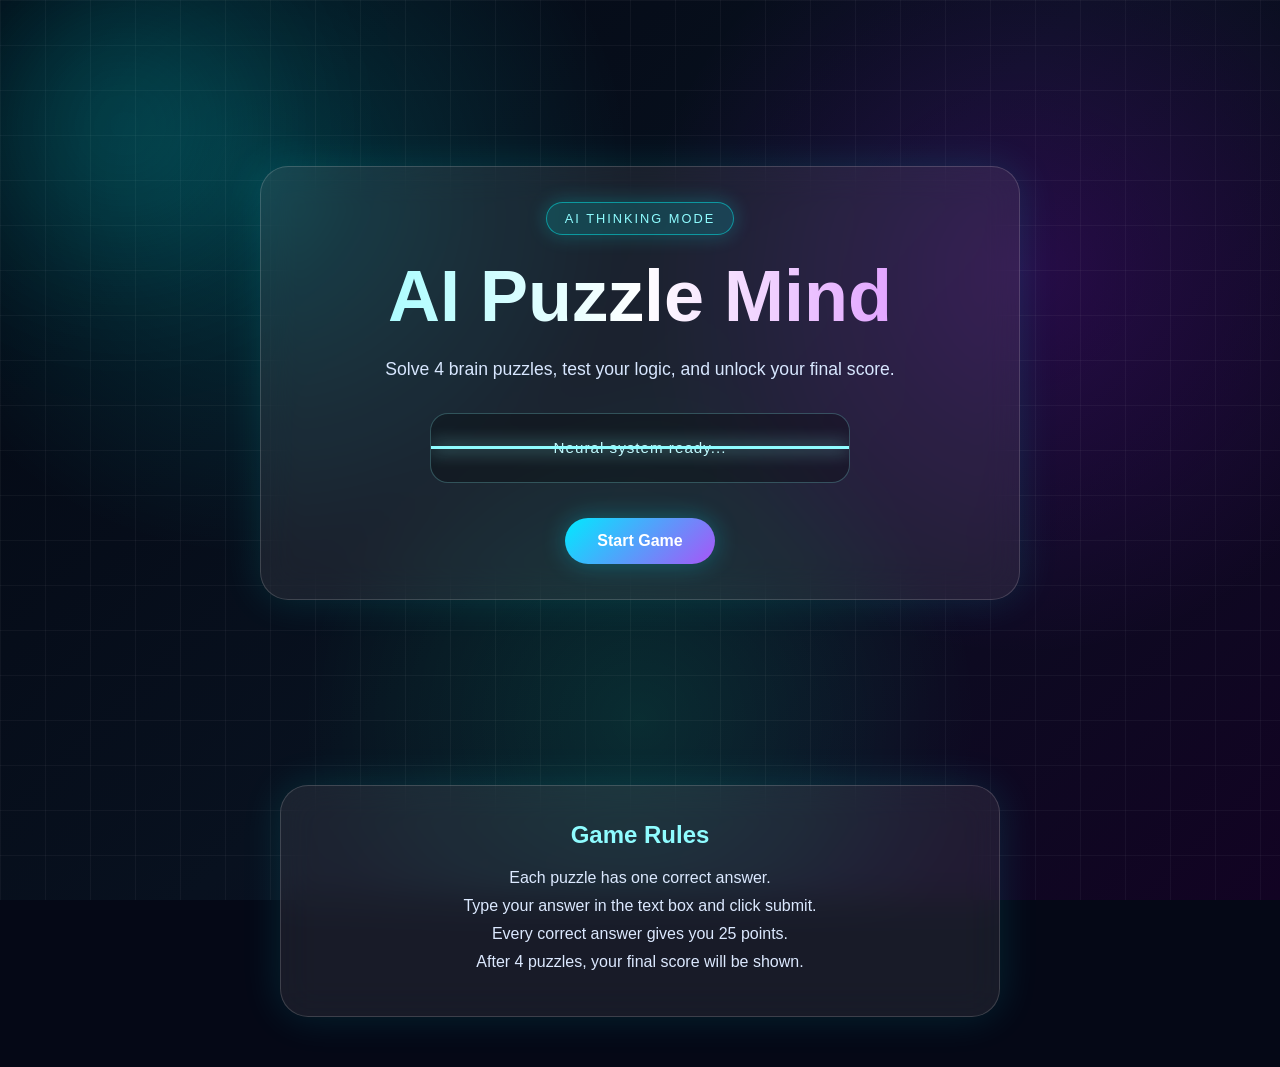
<file: index.html>
<!DOCTYPE html>
<html lang="en">
<head>
  <meta charset="UTF-8" />
  <meta name="viewport" content="width=device-width, initial-scale=1.0" />
  <title>AI Puzzle Mind</title>
  <link rel="stylesheet" href="style.css" />
</head>
<body>

  <div class="ai-bg"></div>

  <header class="hero">
    <div class="glass-card">
      <div class="ai-chip">AI THINKING MODE</div>
      <h1>AI Puzzle Mind</h1>
      <p class="subtitle">
        Solve 4 brain puzzles, test your logic, and unlock your final score.
      </p>

      <div class="scanner-box">
        <span></span>
        <p>Neural system ready...</p>
      </div>

      <a href="puzzle1.html" class="main-btn" onclick="resetGame()">Start Game</a>
    </div>
  </header>

  <section class="info-section">
    <div class="info-card">
      <h2>Game Rules</h2>
      <p>Each puzzle has one correct answer.</p>
      <p>Type your answer in the text box and click submit.</p>
      <p>Every correct answer gives you 25 points.</p>
      <p>After 4 puzzles, your final score will be shown.</p>
    </div>
  </section>

  <script src="script.js"></script>
</body>
        </html>
</file>
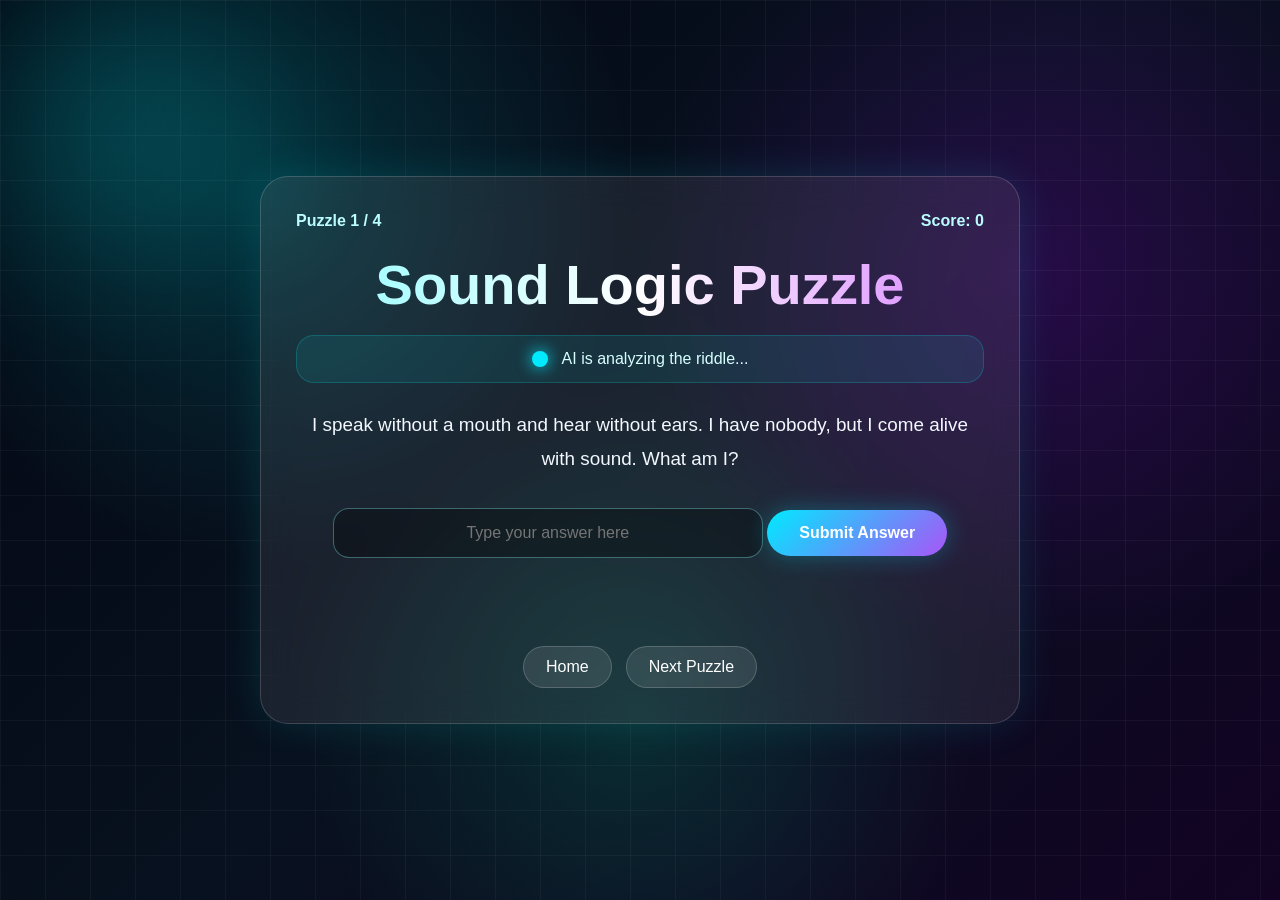
<file: puzzle1.html>
<!DOCTYPE html>
<html lang="en">
<head>
  <meta charset="UTF-8" />
  <meta name="viewport" content="width=device-width, initial-scale=1.0" />
  <title>Puzzle 1</title>
  <link rel="stylesheet" href="style.css" />
</head>
<body>

  <div class="ai-bg"></div>

  <main class="puzzle-page">
    <div class="puzzle-card">
      <div class="top-row">
        <span>Puzzle 1 / 4</span>
        <span id="scoreBox">Score: 0</span>
      </div>

      <h1>Sound Logic Puzzle</h1>

      <div class="thinking-box">
        <div class="brain-dot"></div>
        <p>AI is analyzing the riddle...</p>
      </div>

      <p class="question">
        I speak without a mouth and hear without ears.  
        I have nobody, but I come alive with sound.  
        What am I?
      </p>

      <input type="text" id="answerInput" placeholder="Type your answer here" />

      <button class="main-btn" onclick="checkAnswer(1)">Submit Answer</button>

      <p id="resultMsg" class="result-msg"></p>

      <div class="nav-buttons">
        <a href="index.html">Home</a>
        <a href="puzzle2.html">Next Puzzle</a>
      </div>
    </div>
  </main>

  <script src="script.js"></script>
</body>
</html>
</file>
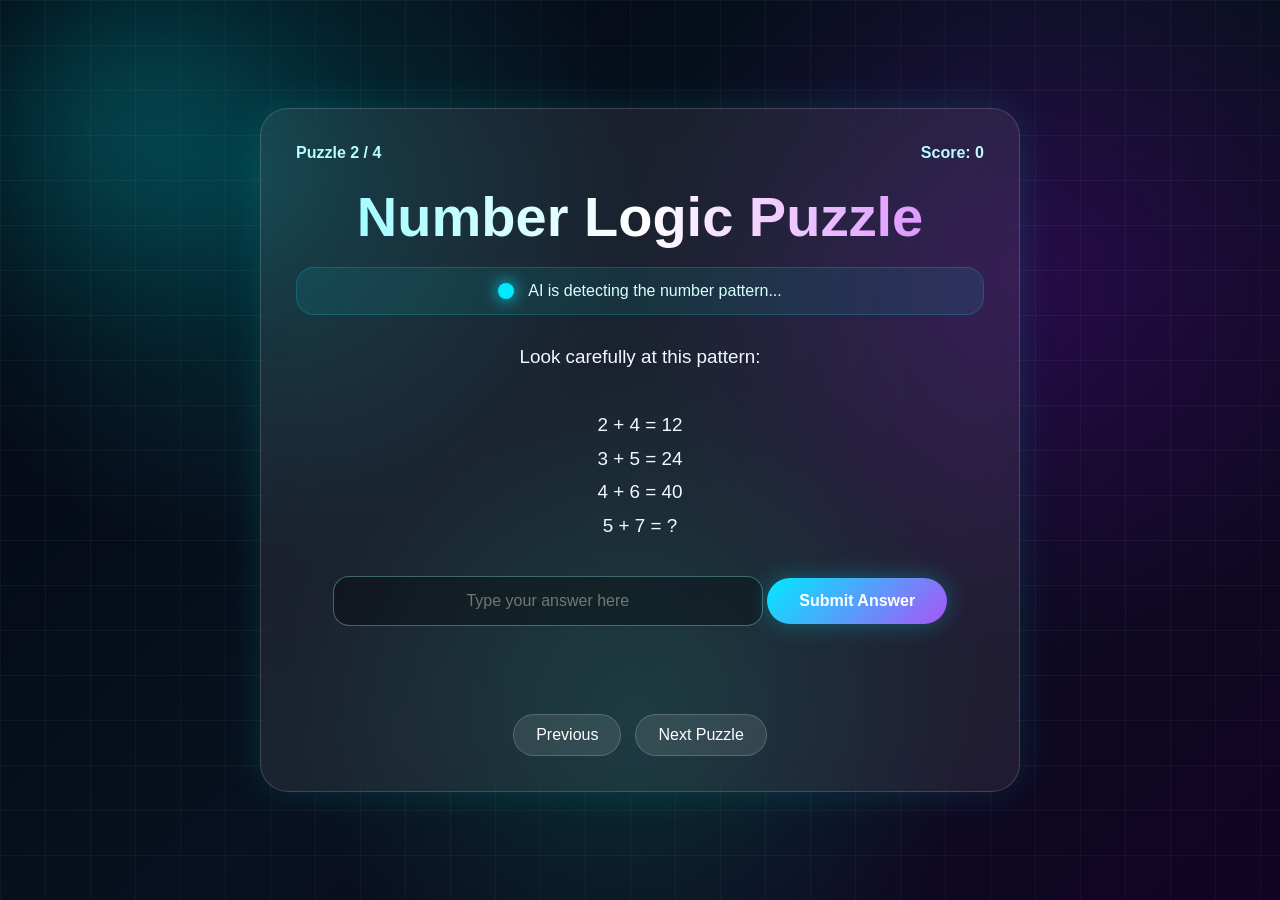
<file: puzzle2.html>
<!DOCTYPE html>
<html lang="en">
<head>
  <meta charset="UTF-8" />
  <meta name="viewport" content="width=device-width, initial-scale=1.0" />
  <title>Puzzle 2</title>
  <link rel="stylesheet" href="style.css" />
</head>
<body>

  <div class="ai-bg"></div>

  <main class="puzzle-page">
    <div class="puzzle-card">
      <div class="top-row">
        <span>Puzzle 2 / 4</span>
        <span id="scoreBox">Score: 0</span>
      </div>

      <h1>Number Logic Puzzle</h1>

      <div class="thinking-box">
        <div class="brain-dot"></div>
        <p>AI is detecting the number pattern...</p>
      </div>

      <p class="question">
        Look carefully at this pattern:
        <br><br>
        2 + 4 = 12  
        <br>
        3 + 5 = 24  
        <br>
        4 + 6 = 40  
        <br>
        5 + 7 = ?
      </p>

      <input type="text" id="answerInput" placeholder="Type your answer here" />

      <button class="main-btn" onclick="checkAnswer(2)">Submit Answer</button>

      <p id="resultMsg" class="result-msg"></p>

      <div class="nav-buttons">
        <a href="puzzle1.html">Previous</a>
        <a href="puzzle3.html">Next Puzzle</a>
      </div>
    </div>
  </main>

  <script src="script.js"></script>
</body>
  </html>
</file>
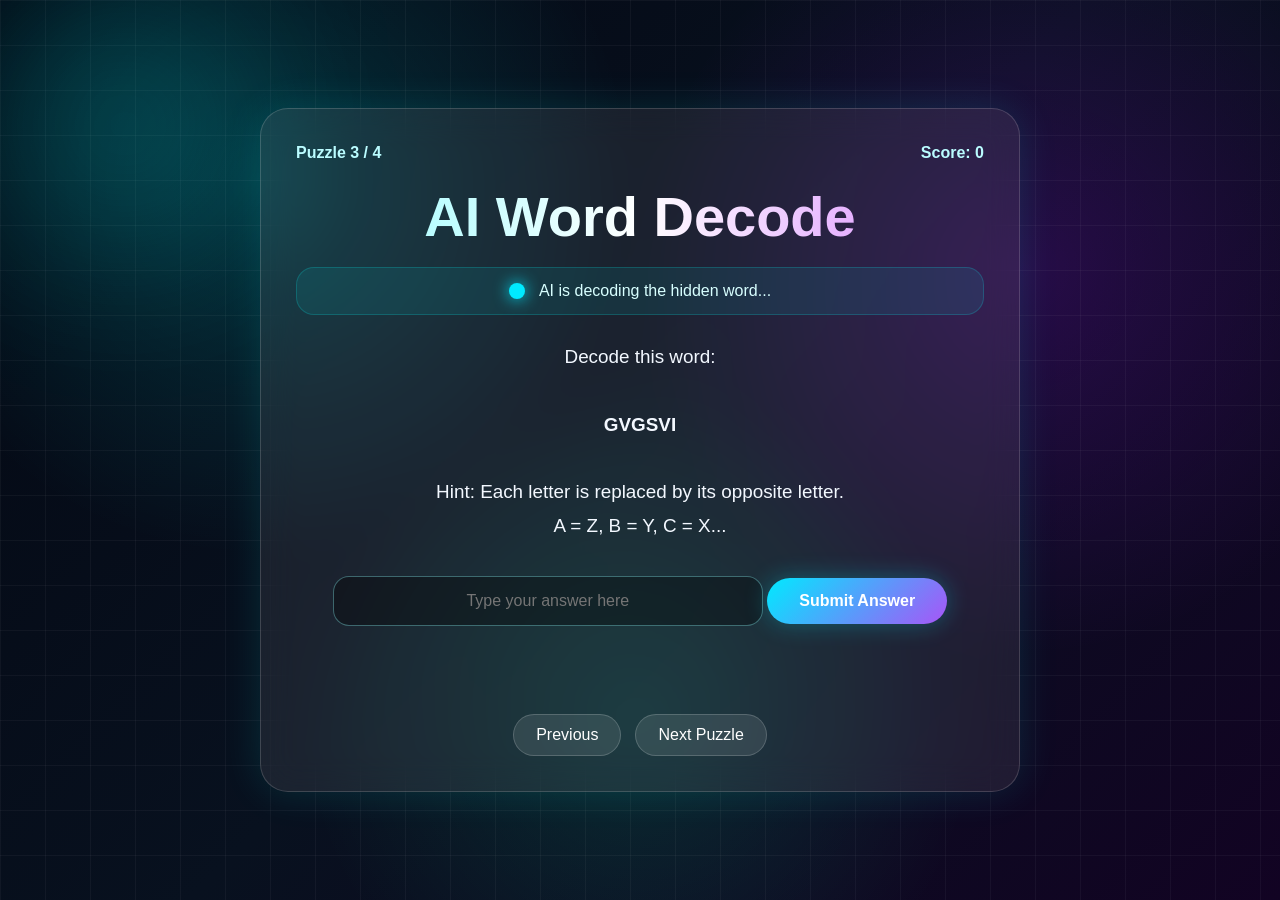
<file: puzzle3.html>
<!DOCTYPE html>
<html lang="en">
<head>
  <meta charset="UTF-8" />
  <meta name="viewport" content="width=device-width, initial-scale=1.0" />
  <title>Puzzle 3</title>
  <link rel="stylesheet" href="style.css" />
</head>
<body>

  <div class="ai-bg"></div>

  <main class="puzzle-page">
    <div class="puzzle-card">
      <div class="top-row">
        <span>Puzzle 3 / 4</span>
        <span id="scoreBox">Score: 0</span>
      </div>

      <h1>AI Word Decode</h1>

      <div class="thinking-box">
        <div class="brain-dot"></div>
        <p>AI is decoding the hidden word...</p>
      </div>

      <p class="question">
        Decode this word:
        <br><br>
        <strong>GVGSVI</strong>
        <br><br>
        Hint: Each letter is replaced by its opposite letter.
        <br>
        A = Z, B = Y, C = X...
      </p>

      <input type="text" id="answerInput" placeholder="Type your answer here" />

      <button class="main-btn" onclick="checkAnswer(3)">Submit Answer</button>

      <p id="resultMsg" class="result-msg"></p>

      <div class="nav-buttons">
        <a href="puzzle2.html">Previous</a>
        <a href="puzzle4.html">Next Puzzle</a>
      </div>
    </div>
  </main>

  <script src="script.js"></script>
</body>
          </html>
</file>
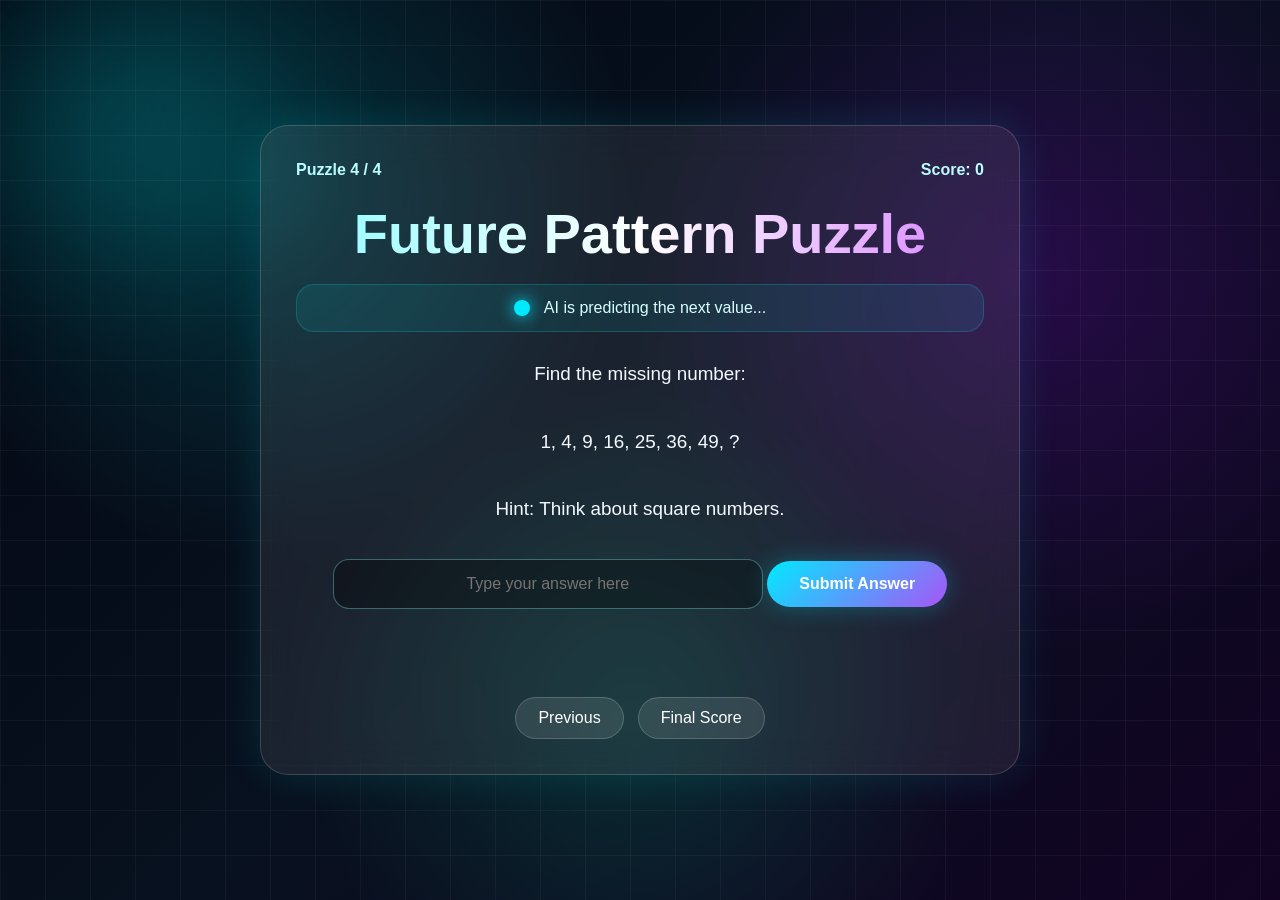
<file: puzzle4.html>
<!DOCTYPE html>
<html lang="en">
<head>
  <meta charset="UTF-8" />
  <meta name="viewport" content="width=device-width, initial-scale=1.0" />
  <title>Puzzle 4</title>
  <link rel="stylesheet" href="style.css" />
</head>
<body>

  <div class="ai-bg"></div>

  <main class="puzzle-page">
    <div class="puzzle-card">
      <div class="top-row">
        <span>Puzzle 4 / 4</span>
        <span id="scoreBox">Score: 0</span>
      </div>

      <h1>Future Pattern Puzzle</h1>

      <div class="thinking-box">
        <div class="brain-dot"></div>
        <p>AI is predicting the next value...</p>
      </div>

      <p class="question">
        Find the missing number:
        <br><br>
        1, 4, 9, 16, 25, 36, 49, ?
        <br><br>
        Hint: Think about square numbers.
      </p>

      <input type="text" id="answerInput" placeholder="Type your answer here" />

      <button class="main-btn" onclick="checkAnswer(4)">Submit Answer</button>

      <p id="resultMsg" class="result-msg"></p>

      <div class="nav-buttons">
        <a href="puzzle3.html">Previous</a>
        <a href="score.html">Final Score</a>
      </div>
    </div>
  </main>

  <script src="script.js"></script>
</body>
</html>
</file>
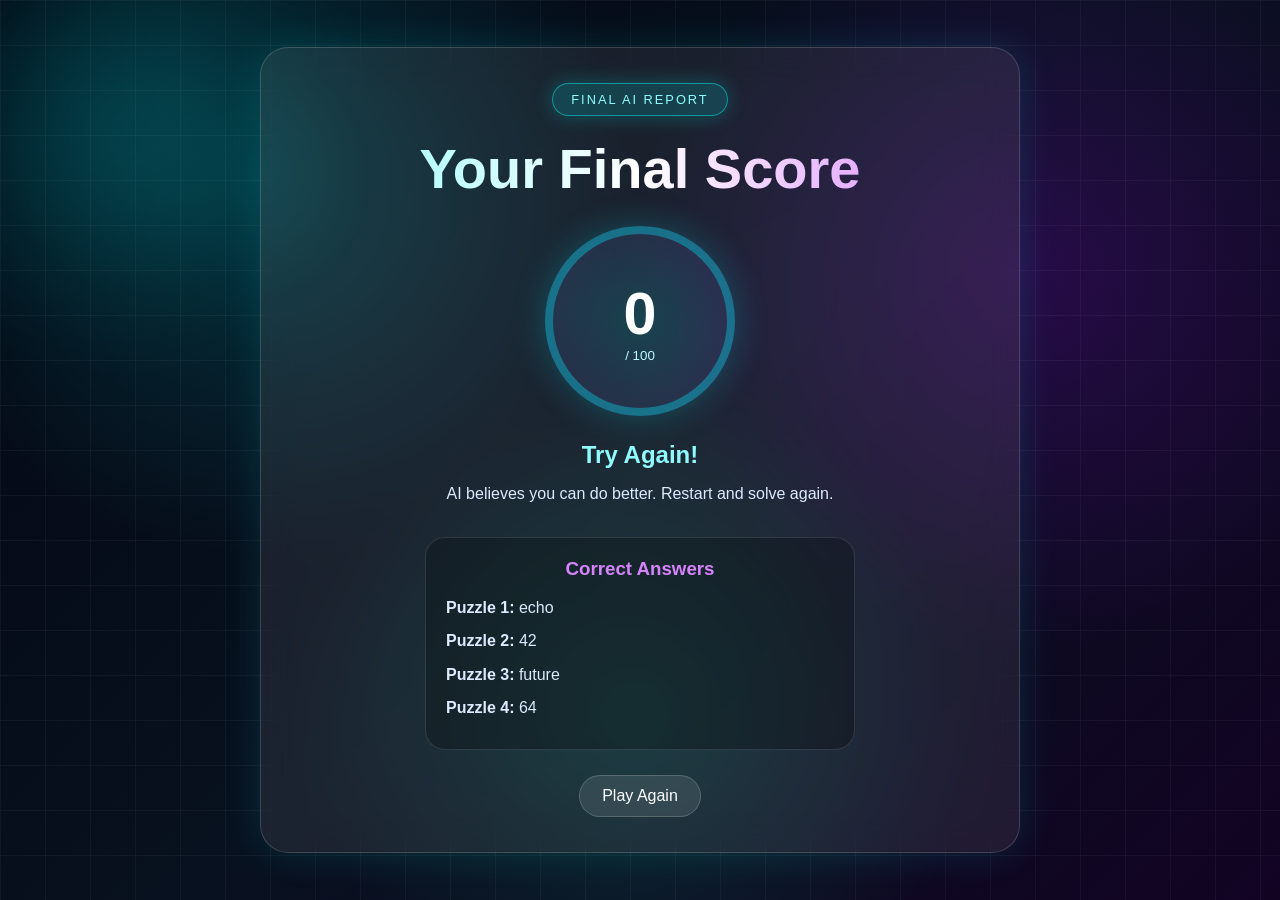
<file: score.html>
<!DOCTYPE html>
<html lang="en">
<head>
  <meta charset="UTF-8" />
  <meta name="viewport" content="width=device-width, initial-scale=1.0" />
  <title>Final Score</title>
  <link rel="stylesheet" href="style.css" />
</head>
<body>

  <div class="ai-bg"></div>

  <main class="score-page">
    <div class="score-card">
      <div class="ai-chip">FINAL AI REPORT</div>

      <h1>Your Final Score</h1>

      <div class="circle-score">
        <span id="finalScore">0</span>
        <small>/ 100</small>
      </div>

      <h2 id="scoreTitle">Calculating...</h2>
      <p id="scoreMessage">AI is preparing your result...</p>

      <div class="answer-box">
        <h3>Correct Answers</h3>
        <p><strong>Puzzle 1:</strong> echo</p>
        <p><strong>Puzzle 2:</strong> 42</p>
        <p><strong>Puzzle 3:</strong> future</p>
        <p><strong>Puzzle 4:</strong> 64</p>
      </div>

      <div class="nav-buttons">
        <a href="index.html" onclick="resetGame()">Play Again</a>
      </div>
    </div>
  </main>

  <script src="script.js"></script>
</body>
  </html>
</file>
<file: style.css>
* {
  margin: 0;
  padding: 0;
  box-sizing: border-box;
  font-family: 'Segoe UI', sans-serif;
}

body {
  min-height: 100vh;
  background: #050816;
  color: #ffffff;
  overflow-x: hidden;
}

/* AI Animated Background */

.ai-bg {
  position: fixed;
  inset: 0;
  background:
    radial-gradient(circle at 20% 20%, rgba(0, 255, 255, 0.16), transparent 30%),
    radial-gradient(circle at 80% 30%, rgba(170, 0, 255, 0.18), transparent 32%),
    radial-gradient(circle at 50% 80%, rgba(0, 255, 170, 0.13), transparent 35%),
    linear-gradient(135deg, #030712, #08111f, #120323);
  z-index: -2;
}

.ai-bg::before {
  content: "";
  position: absolute;
  inset: 0;
  background-image:
    linear-gradient(rgba(255,255,255,0.04) 1px, transparent 1px),
    linear-gradient(90deg, rgba(255,255,255,0.04) 1px, transparent 1px);
  background-size: 45px 45px;
  animation: gridMove 10s linear infinite;
}

.ai-bg::after {
  content: "";
  position: absolute;
  width: 250px;
  height: 250px;
  background: rgba(0, 255, 255, 0.18);
  border-radius: 50%;
  filter: blur(80px);
  animation: floatGlow 7s ease-in-out infinite alternate;
}

@keyframes gridMove {
  from {
    transform: translateY(0);
  }
  to {
    transform: translateY(45px);
  }
}

@keyframes floatGlow {
  from {
    transform: translate(10vw, 20vh);
  }
  to {
    transform: translate(70vw, 60vh);
  }
}

/* Home Page */

.hero {
  min-height: 85vh;
  display: flex;
  align-items: center;
  justify-content: center;
  padding: 30px 15px;
}

.glass-card,
.puzzle-card,
.score-card,
.info-card {
  width: min(92%, 760px);
  background: rgba(255, 255, 255, 0.08);
  border: 1px solid rgba(255, 255, 255, 0.16);
  border-radius: 28px;
  backdrop-filter: blur(18px);
  box-shadow: 0 0 40px rgba(0, 255, 255, 0.12);
  padding: 35px;
  text-align: center;
  animation: cardEntry 0.9s ease forwards;
}

@keyframes cardEntry {
  from {
    opacity: 0;
    transform: translateY(35px) scale(0.96);
  }
  to {
    opacity: 1;
    transform: translateY(0) scale(1);
  }
}





.ai-chip {
  display: inline-block;
  padding: 8px 18px;
  border-radius: 50px;
  background: rgba(0, 255, 255, 0.15);
  border: 1px solid rgba(0, 255, 255, 0.45);
  color: #8ffcff;
  font-size: 0.8rem;
  letter-spacing: 2px;
  margin-bottom: 20px;
  box-shadow: 0 0 20px rgba(0, 255, 255, 0.24);
}

h1 {
  font-size: clamp(2.2rem, 7vw, 4.5rem);
  background: linear-gradient(90deg, #8ffcff, #ffffff, #d783ff);
  -webkit-background-clip: text;
  -webkit-text-fill-color: transparent;
  margin-bottom: 18px;
}

.subtitle {
  color: #d8e7ff;
  font-size: 1.1rem;
  line-height: 1.7;
  max-width: 620px;
  margin: 0 auto 28px;
}

.scanner-box {
  margin: 25px auto;
  width: min(100%, 420px);
  height: 70px;
  border-radius: 18px;
  background: rgba(0, 0, 0, 0.28);
  border: 1px solid rgba(143, 252, 255, 0.25);
  overflow: hidden;
  position: relative;
  display: flex;
  align-items: center;
  justify-content: center;
}

.scanner-box span {
  position: absolute;
  width: 100%;
  height: 3px;
  background: #8ffcff;
  box-shadow: 0 0 18px #8ffcff;
  animation: scanLine 2s infinite ease-in-out;
}

.scanner-box p {
  color: #c8faff;
  font-size: 0.95rem;
  letter-spacing: 1px;
}

@keyframes scanLine {
  0% {
    top: 0;
  }
  50% {
    top: 100%;
  }
  100% {
    top: 0;
  }
}

.main-btn {
  display: inline-block;
  margin-top: 10px;
  padding: 14px 32px;
  border: none;
  border-radius: 50px;
  background: linear-gradient(135deg, #00eaff, #a855f7);
  color: #fff;
  text-decoration: none;
  font-size: 1rem;
  font-weight: 700;
  cursor: pointer;
  transition: 0.3s;
  box-shadow: 0 0 25px rgba(0, 234, 255, 0.28);
}

.main-btn:hover {
  transform: translateY(-4px);
  box-shadow: 0 0 35px rgba(168, 85, 247, 0.55);
}

.info-section {
  padding: 20px 15px 50px;
  display: flex;
  justify-content: center;
}

.info-card {
  max-width: 720px;
}

.info-card h2 {
  color: #8ffcff;
  margin-bottom: 20px;
}

.info-card p {
  color: #dce9ff;
  margin: 10px 0;
}

/* Puzzle Pages */

.puzzle-page,
.score-page {
  min-height: 100vh;
  display: flex;
  justify-content: center;
  align-items: center;
  padding: 30px 15px;
}

.puzzle-card h1,
.score-card h1 {
  font-size: clamp(2rem, 5vw, 3.5rem);
}

.top-row {
  display: flex;
  justify-content: space-between;
  gap: 12px;
  color: #bafcff;
  margin-bottom: 22px;
  font-weight: 600;
}

.thinking-box {
  display: flex;
  align-items: center;
  justify-content: center;
  gap: 14px;
  padding: 14px;
  margin: 15px auto 25px;
  border-radius: 18px;
  background: rgba(0, 255, 255, 0.08);
  border: 1px solid rgba(0, 255, 255, 0.18);
  color: #d8ffff;
}

.brain-dot {
  width: 16px;
  height: 16px;
  background: #00eaff;
  border-radius: 50%;
  box-shadow: 0 0 16px #00eaff;
  animation: pulseDot 1.2s infinite;
}

@keyframes pulseDot {
  0%, 100% {
    transform: scale(1);
    opacity: 0.7;
  }
  50% {
    transform: scale(1.5);
    opacity: 1;
  }
}

.question {
  font-size: 1.18rem;
  line-height: 1.8;
  color: #f3f8ff;
  margin-bottom: 25px;
}

input {
  width: 100%;
  max-width: 430px;
  padding: 15px 18px;
  border-radius: 16px;
  border: 1px solid rgba(143, 252, 255, 0.35);
  background: rgba(0, 0, 0, 0.32);
  color: #fff;
  font-size: 1rem;
  outline: none;
  text-align: center;
  margin-bottom: 15px;
}

input:focus {
  border-color: #8ffcff;
  box-shadow: 0 0 20px rgba(143, 252, 255, 0.25);
}

.result-msg {
  min-height: 30px;
  margin-top: 18px;
  font-size: 1.05rem;
  font-weight: 700;
}

.correct {
  color: #6dffb6;
}

.wrong {
  color: #ff8585;
}

.nav-buttons {
  display: flex;
  justify-content: center;
  flex-wrap: wrap;
  gap: 14px;
  margin-top: 25px;
}

.nav-buttons a {
  padding: 11px 22px;
  border-radius: 50px;
  text-decoration: none;
  color: #ffffff;
  background: rgba(255, 255, 255, 0.10);
  border: 1px solid rgba(255, 255, 255, 0.18);
  transition: 0.3s;
}

.nav-buttons a:hover {
  background: rgba(0, 255, 255, 0.18);
  transform: translateY(-3px);
}

/* Score Page */

.circle-score {
  width: 190px;
  height: 190px;
  margin: 25px auto;
  border-radius: 50%;
  border: 8px solid rgba(0, 234, 255, 0.35);
  display: flex;
  justify-content: center;
  align-items: center;
  flex-direction: column;
  background: radial-gradient(circle, rgba(0,255,255,0.15), rgba(168,85,247,0.12));
  box-shadow: 0 0 35px rgba(0, 234, 255, 0.22);
}

.circle-score span {
  font-size: 3.7rem;
  font-weight: 800;
  color: #ffffff;
}

.circle-score small {
  color: #bdfaff;
}

.score-card h2 {
  color: #8ffcff;
  margin-bottom: 12px;
}

.score-card p {
  color: #ddeaff;
  line-height: 1.6;
}

.answer-box {
  margin: 30px auto 10px;
  max-width: 430px;
  padding: 20px;
  border-radius: 20px;
  background: rgba(0, 0, 0, 0.25);
  border: 1px solid rgba(255, 255, 255, 0.12);
  text-align: left;
}

.answer-box h3 {
  color: #d783ff;
  text-align: center;
  margin-bottom: 15px;
}

.answer-box p {
  margin: 8px 0;
}

/* Mobile Friendly */

@media (max-width: 600px) {
  .glass-card,
  .puzzle-card,
  .score-card,
  .info-card {
    padding: 25px 18px;
    border-radius: 22px;
  }

  .top-row {
    flex-direction: column;
    align-items: center;
  }

  .question {
    font-size: 1.05rem;
  }

  .main-btn {
    width: 100%;
    max-width: 320px;
  }

  .circle-score {
    width: 160px;
    height: 160px;
  }

  .circle-score span {
    font-size: 3rem;
  }
}
</file>
